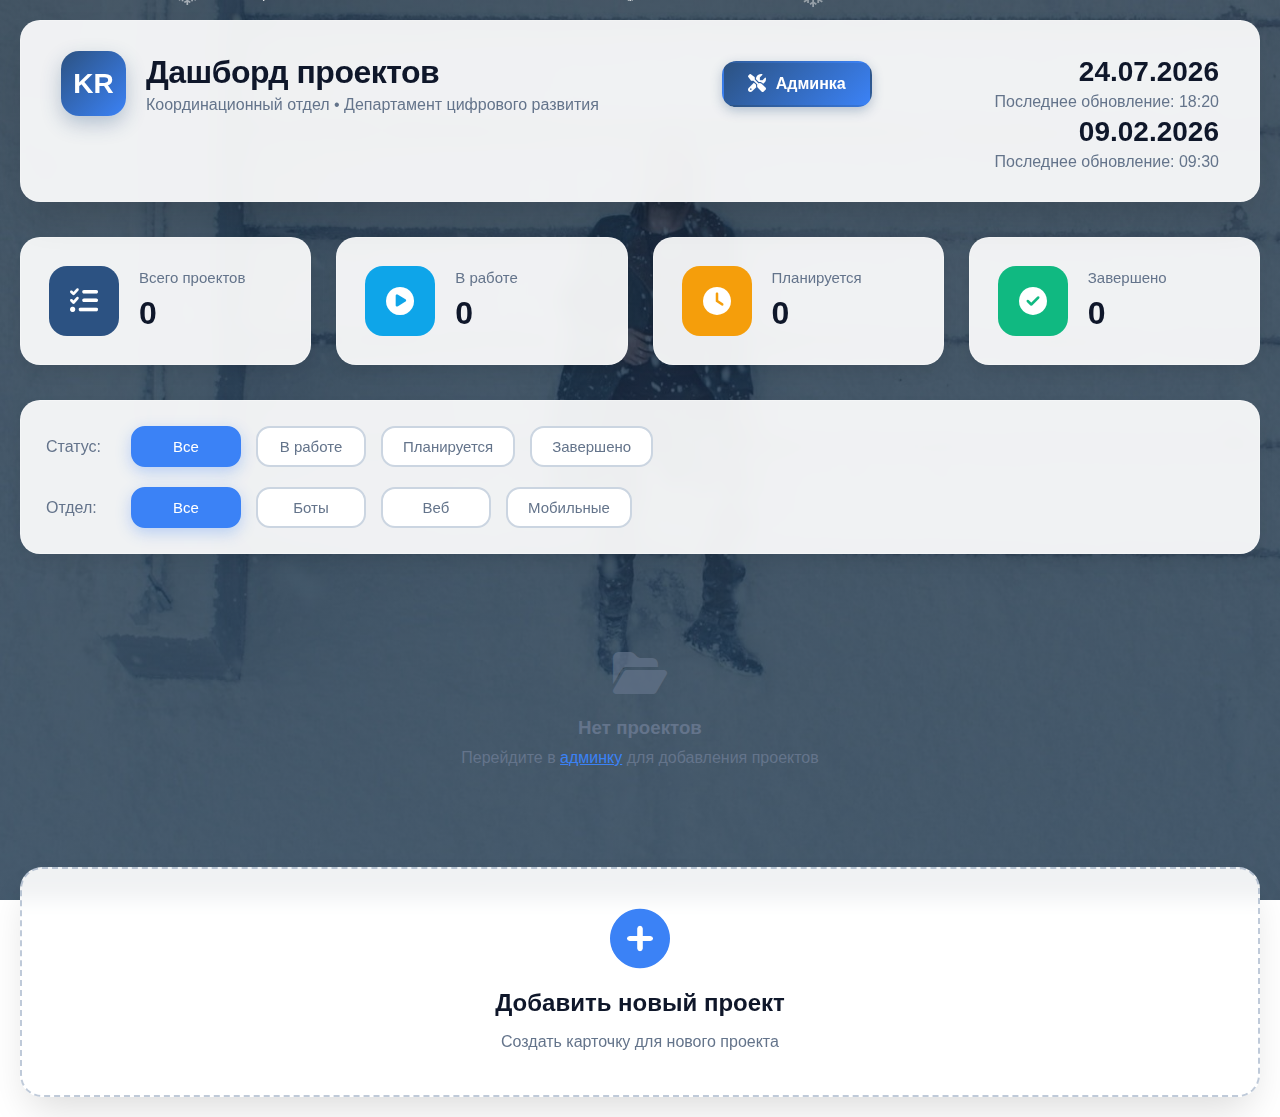
<file: index.html>
<!DOCTYPE html>
<html lang="ru">
<head>
    <meta charset="UTF-8">
    <meta name="viewport" content="width=device-width, initial-scale=1.0">
    <title>Дашборд проектов • Костромская область</title>
    <link rel="stylesheet" href="https://cdnjs.cloudflare.com/ajax/libs/font-awesome/6.4.0/css/all.min.css">
    <link rel="stylesheet" href="style.css">
    <link rel="icon" href="data:image/svg+xml,<svg xmlns=%22http://www.w3.org/2000/svg%22 viewBox=%220 0 100 100%22><text y=%22.9em%22 font-size=%2290%22>❄</text></svg>">
</head>
<body>
    <!-- Анимация снега -->
    <div class="snowflakes" aria-hidden="true">
        <div class="snowflake">❅</div>
        <div class="snowflake">❆</div>
        <div class="snowflake">❄</div>
        <div class="snowflake">❅</div>
        <div class="snowflake">❆</div>
        <div class="snowflake">❄</div>
        <div class="snowflake">❅</div>
        <div class="snowflake">❆</div>
        <div class="snowflake">❄</div>
        <div class="snowflake">❅</div>
        <div class="snowflake">❆</div>
        <div class="snowflake">❄</div>
        <div class="snowflake">❅</div>
        <div class="snowflake">❆</div>
        <div class="snowflake">❄</div>
        <div class="snowflake">❅</div>
        <div class="snowflake">❆</div>
        <div class="snowflake">❄</div>
        <div class="snowflake">❅</div>
        <div class="snowflake">❆</div>
    </div>

    <div class="container">
        <header>
<div class="header-content">
    <div class="logo">
        <div class="logo-icon">KR</div>
        <div class="logo-text">
            <h1>Дашборд проектов</h1>
            <p>Координационный отдел • Департамент цифрового развития</p>
        </div>
    </div>
    
    <!-- Кнопка перехода в админку -->
    <div class="admin-link">
        <a href="admin.html" class="admin-btn">
            <i class="fas fa-tools"></i> Админка
        </a>
    </div>
    
    <div class="date-display">
        <h2 id="current-date">09.02.2026</h2>
        <p id="last-update">Последнее обновление: 09:30</p>
    </div>
</div>
                <div class="date-display">
                    <h2 id="current-date">09.02.2026</h2>
                    <p id="last-update">Последнее обновление: 09:30</p>
                </div>
            </div>
        </header>

        <div class="stats-bar">
            <div class="stat-card">
                <div class="stat-icon" style="background: var(--primary);">
                    <i class="fas fa-tasks"></i>
                </div>
                <div class="stat-info">
                    <h3>Всего проектов</h3>
                    <p>12</p>
                </div>
            </div>
            <div class="stat-card">
                <div class="stat-icon" style="background: var(--secondary);">
                    <i class="fas fa-play-circle"></i>
                </div>
                <div class="stat-info">
                    <h3>В работе</h3>
                    <p>5</p>
                </div>
            </div>
            <div class="stat-card">
                <div class="stat-icon" style="background: var(--warning);">
                    <i class="fas fa-clock"></i>
                </div>
                <div class="stat-info">
                    <h3>Планируется</h3>
                    <p>3</p>
                </div>
            </div>
            <div class="stat-card">
                <div class="stat-icon" style="background: var(--success);">
                    <i class="fas fa-check-circle"></i>
                </div>
                <div class="stat-info">
                    <h3>Завершено</h3>
                    <p>4</p>
                </div>
            </div>
        </div>

        <div class="filters">
            <div class="filters-content">
                <div class="filter-group">
                    <span class="filter-label">Статус:</span>
                    <button class="filter-btn active" data-filter="all">Все</button>
                    <button class="filter-btn" data-filter="active">В работе</button>
                    <button class="filter-btn" data-filter="planning">Планируется</button>
                    <button class="filter-btn" data-filter="completed">Завершено</button>
                </div>
                <div class="filter-group">
                    <span class="filter-label">Отдел:</span>
                    <button class="filter-btn active" data-filter="all-dept">Все</button>
                    <button class="filter-btn" data-filter="bots">Боты</button>
                    <button class="filter-btn" data-filter="web">Веб</button>
                    <button class="filter-btn" data-filter="mobile">Мобильные</button>
                </div>
            </div>
        </div>

        <div class="projects-grid" id="projects-container">
            <!-- Проекты будут загружаться здесь -->
        </div>

        <div class="add-project" id="add-project-btn">
            <i class="fas fa-plus-circle"></i>
            <h3>Добавить новый проект</h3>
            <p>Создать карточку для нового проекта</p>
        </div>
    </div>

    <script src="script.js"></script>
</body>
</html>
</file>
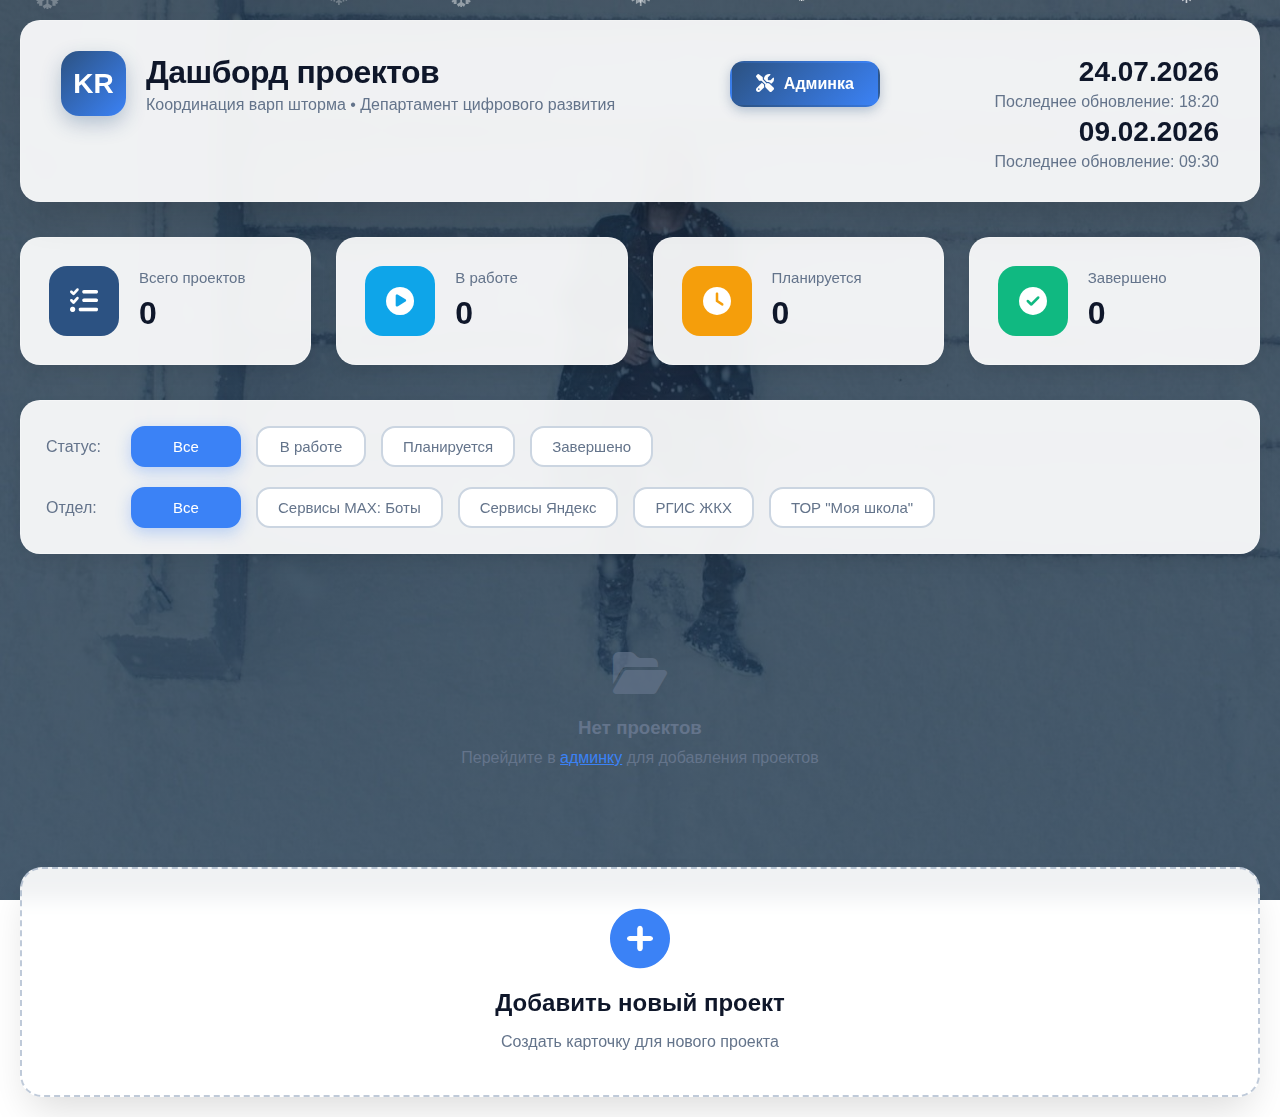
<file: Desktop/проекты/дашборд проектов/dashboard_project/index.html>
<!DOCTYPE html>
<html lang="ru">
<head>
    <meta charset="UTF-8">
    <meta name="viewport" content="width=device-width, initial-scale=1.0">
    <title>Дашборд проектов • Костромская область</title>
    <link rel="stylesheet" href="https://cdnjs.cloudflare.com/ajax/libs/font-awesome/6.4.0/css/all.min.css">
    <link rel="stylesheet" href="style.css">
    <link rel="icon" href="data:image/svg+xml,<svg xmlns=%22http://www.w3.org/2000/svg%22 viewBox=%220 0 100 100%22><text y=%22.9em%22 font-size=%2290%22>❄</text></svg>">
</head>
<body>
    <!-- Анимация снега -->
    <div class="snowflakes" aria-hidden="true">
        <div class="snowflake">❅</div>
        <div class="snowflake">❆</div>
        <div class="snowflake">❄</div>
        <div class="snowflake">❅</div>
        <div class="snowflake">❆</div>
        <div class="snowflake">❄</div>
        <div class="snowflake">❅</div>
        <div class="snowflake">❆</div>
        <div class="snowflake">❄</div>
        <div class="snowflake">❅</div>
        <div class="snowflake">❆</div>
        <div class="snowflake">❄</div>
        <div class="snowflake">❅</div>
        <div class="snowflake">❆</div>
        <div class="snowflake">❄</div>
        <div class="snowflake">❅</div>
        <div class="snowflake">❆</div>
        <div class="snowflake">❄</div>
        <div class="snowflake">❅</div>
        <div class="snowflake">❆</div>
    </div>

    <div class="container">
        <header>
<div class="header-content">
    <div class="logo">
        <div class="logo-icon">KR</div>
        <div class="logo-text">
            <h1>Дашборд проектов</h1>
            <p>Координация варп шторма • Департамент цифрового развития</p>
        </div>
    </div>
    
    <!-- Кнопка перехода в админку -->
    <div class="admin-link">
        <a href="admin.html" class="admin-btn">
            <i class="fas fa-tools"></i> Админка
        </a>
    </div>
    
    <div class="date-display">
        <h2 id="current-date">09.02.2026</h2>
        <p id="last-update">Последнее обновление: 09:30</p>
    </div>
</div>
                <div class="date-display">
                    <h2 id="current-date">09.02.2026</h2>
                    <p id="last-update">Последнее обновление: 09:30</p>
                </div>
            </div>
        </header>

        <div class="stats-bar">
            <div class="stat-card">
                <div class="stat-icon" style="background: var(--primary);">
                    <i class="fas fa-tasks"></i>
                </div>
                <div class="stat-info">
                    <h3>Всего проектов</h3>
                    <p>12</p>
                </div>
            </div>
            <div class="stat-card">
                <div class="stat-icon" style="background: var(--secondary);">
                    <i class="fas fa-play-circle"></i>
                </div>
                <div class="stat-info">
                    <h3>В работе</h3>
                    <p>5</p>
                </div>
            </div>
            <div class="stat-card">
                <div class="stat-icon" style="background: var(--warning);">
                    <i class="fas fa-clock"></i>
                </div>
                <div class="stat-info">
                    <h3>Планируется</h3>
                    <p>3</p>
                </div>
            </div>
            <div class="stat-card">
                <div class="stat-icon" style="background: var(--success);">
                    <i class="fas fa-check-circle"></i>
                </div>
                <div class="stat-info">
                    <h3>Завершено</h3>
                    <p>4</p>
                </div>
            </div>
        </div>

        <div class="filters">
            <div class="filters-content">
                <div class="filter-group">
                    <span class="filter-label">Статус:</span>
                    <button class="filter-btn active" data-filter="all">Все</button>
                    <button class="filter-btn" data-filter="active">В работе</button>
                    <button class="filter-btn" data-filter="planning">Планируется</button>
                    <button class="filter-btn" data-filter="completed">Завершено</button>
                </div>
                <div class="filter-group">
                    <span class="filter-label">Отдел:</span>
                <button class="filter-btn active" data-filter="all-dept">Все</button>
                <button class="filter-btn" data-filter="bots">Сервисы MAX: Боты</button>
                <button class="filter-btn" data-filter="yandex">Сервисы Яндекс</button>
                <button class="filter-btn" data-filter="rgis">РГИС ЖКХ</button>
                <button class="filter-btn" data-filter="tor_school">ТОР "Моя школа"</button>
            </div>
            </div>
        </div>

        <div class="projects-grid" id="projects-container">
            <!-- Проекты будут загружаться здесь -->
        </div>

        <div class="add-project" id="add-project-btn">
            <i class="fas fa-plus-circle"></i>
            <h3>Добавить новый проект</h3>
            <p>Создать карточку для нового проекта</p>
        </div>
    </div>

    <script src="script.js"></script>
</body>
</html>
</file>
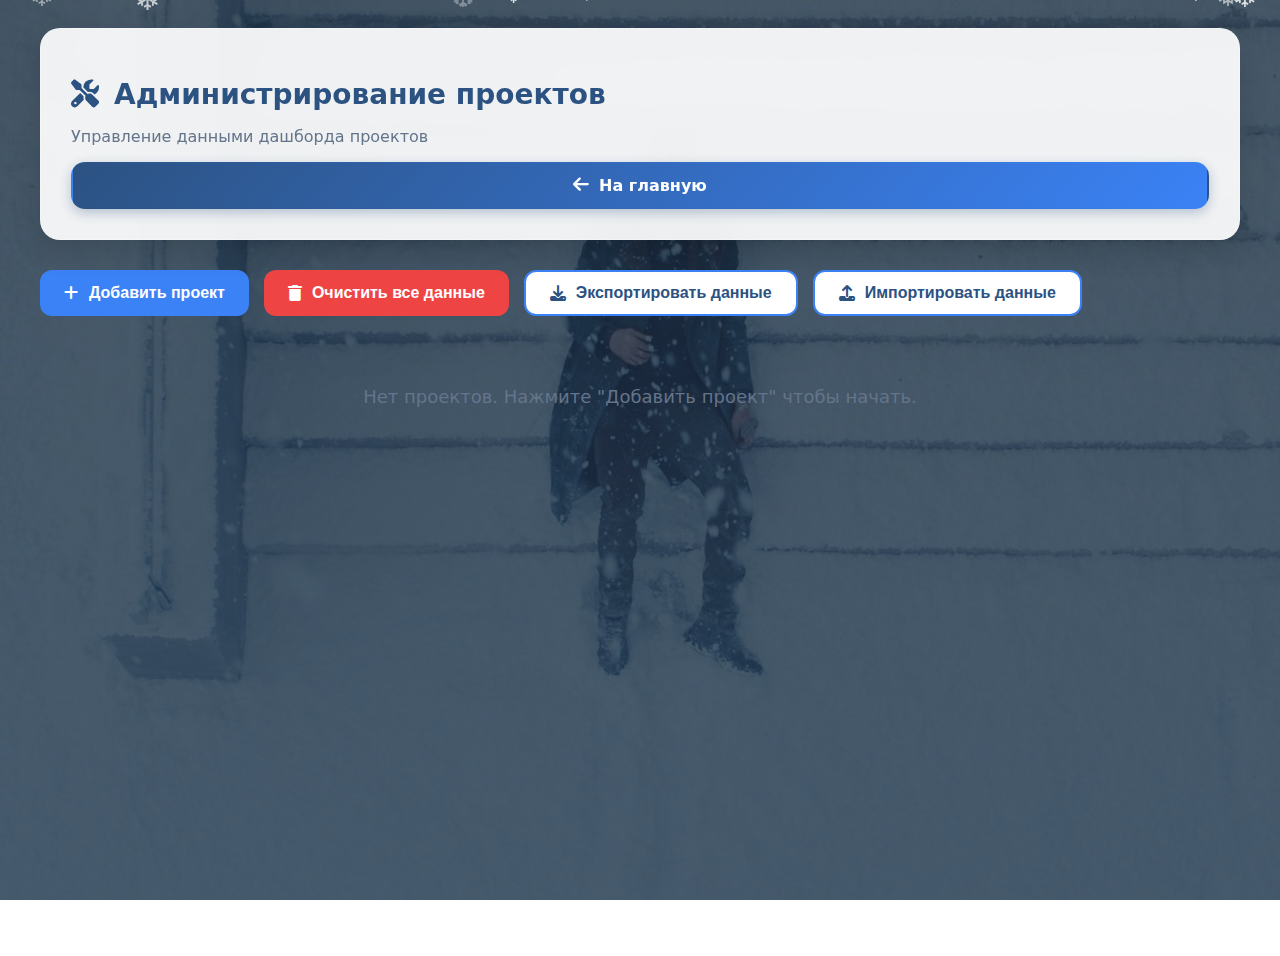
<file: admin.html>
<!DOCTYPE html>
<html lang="ru">
<head>
    <meta charset="UTF-8">
    <meta name="viewport" content="width=device-width, initial-scale=1.0">
    <title>Админка • Управление проектами</title>
    <link rel="stylesheet" href="https://cdnjs.cloudflare.com/ajax/libs/font-awesome/6.4.0/css/all.min.css">
    <link rel="stylesheet" href="admin.css">
</head>
<body>
    <!-- Анимация снега -->
    <div class="snowflakes" aria-hidden="true">
        <div class="snowflake">❅</div>
        <div class="snowflake">❆</div>
        <div class="snowflake">❄</div>
        <div class="snowflake">❅</div>
        <div class="snowflake">❆</div>
        <div class="snowflake">❄</div>
        <div class="snowflake">❅</div>
        <div class="snowflake">❆</div>
        <div class="snowflake">❄</div>
        <div class="snowflake">❅</div>
        <div class="snowflake">❆</div>
        <div class="snowflake">❄</div>
        <div class="snowflake">❅</div>
        <div class="snowflake">❆</div>
        <div class="snowflake">❄</div>
        <div class="snowflake">❅</div>
        <div class="snowflake">❆</div>
        <div class="snowflake">❄</div>
        <div class="snowflake">❅</div>
        <div class="snowflake">❆</div>
    </div>

    <div class="container">
        <header>
            <div class="header-left">
                <h1><i class="fas fa-tools"></i> Администрирование проектов</h1>
                <p>Управление данными дашборда проектов</p>
            </div>
            <a href="index.html" class="back-to-main-btn">
                <i class="fas fa-arrow-left"></i> На главную
            </a>
        </header>

        <div class="actions">
            <button id="add-project-btn" class="btn primary">
                <i class="fas fa-plus"></i> Добавить проект
            </button>
            <button id="clear-all-btn" class="btn danger">
                <i class="fas fa-trash"></i> Очистить все данные
            </button>
            <button id="export-btn" class="btn secondary">
                <i class="fas fa-download"></i> Экспортировать данные
            </button>
            <button id="import-btn" class="btn secondary">
                <i class="fas fa-upload"></i> Импортировать данные
            </button>
            <input type="file" id="file-input" accept=".json" style="display: none;">
        </div>

        <div class="projects-list" id="projects-list">
            <!-- Проекты будут отображаться здесь -->
        </div>

        <!-- Модальное окно редактирования -->
        <div class="modal" id="edit-modal">
            <div class="modal-content">
                <div class="modal-header">
                    <h2 id="modal-title">Добавить новый проект</h2>
                    <span class="close">&times;</span>
                </div>
                <div class="modal-body">
                    <form id="project-form">
                        <input type="hidden" id="project-id">
                        
                        <div class="form-group">
                            <label for="project-title">Название проекта</label>
                            <input type="text" id="project-title">
                        </div>
                        
                        <div class="form-group">
                            <label for="project-description">Описание проекта</label>
                            <textarea id="project-description" rows="3"></textarea>
                        </div>
                        
                        <div class="form-group">
                            <label for="project-section">Раздел проекта</label>
                            <select id="project-section">
                                <option value="bots">Боты</option>
                                <option value="web">Веб</option>
                                <option value="mobile">Мобильные</option>
                                <option value="archive">Архив</option>
                                <option value="education">Образование</option>
                                <option value="infrastructure">Инфраструктура</option>
                                <option value="other">Другое</option>
                            </select>
                        </div>
                        
                        <div class="timeline-section">
                            <h3>Контрольные точки проекта</h3>
                            <div id="timeline-items">
                                <!-- Контрольные точки будут добавляться здесь -->
                            </div>
                            <button type="button" id="add-timeline-item" class="btn outline small">
                                <i class="fas fa-plus"></i> Добавить контрольную точку
                            </button>
                        </div>
                        
                        <div class="modal-footer">
                            <button type="button" id="delete-project-btn" class="btn danger" style="display: none;">
                                Удалить проект
                            </button>
                            <button type="submit" class="btn primary">Сохранить проект</button>
                        </div>
                    </form>
                </div>
            </div>
        </div>

        <!-- Уведомления -->
        <div id="notification-container"></div>
    </div>

    <script src="admin.js"></script>
</body>
</html>
</file>
<file: style.css>
:root {
    --primary: #2c5282;    /* Тёмно-синий */
    --primary-light: #3b82f6; /* Светло-синий */
    --secondary: #0ea5e9;  /* Голубой */
    --warning: #f59e0b;    /* Оранжевый для контраста */
    --success: #10b981;    /* Изумрудный для завершённых */
    --dark: #0f172a;       /* Почти чёрный */
    --light: #f8fafc;      /* Почти белый */
    --gray: #64748b;       /* Серый */
    --border: #cbd5e1;     /* Светло-серый */
    --card-bg: rgba(255, 255, 255, 0.92); /* Более прозрачный белый */
    --shadow: 0 8px 20px -5px rgba(0, 0, 0, 0.1);
    --shadow-lg: 0 20px 40px -10px rgba(0, 0, 0, 0.15);
}

* {
    margin: 0;
    padding: 0;
    box-sizing: border-box;
}

/* Замените старый body на этот */
body {
    font-family: 'Segoe UI', Tahoma, Geneva, Verdana, sans-serif;
    background: linear-gradient(rgba(25, 40, 70, 0.6), rgba(40, 60, 90, 0.7)), url('background.jpg');
    background-size: cover;
    background-position: center;
    background-attachment: fixed;
    min-height: 100vh;
    color: var(--light);
    padding: 20px;
    overflow-x: hidden;
}

/* Анимация снега */
.snowflakes {
    position: fixed;
    top: 0;
    left: 0;
    width: 100%;
    height: 100%;
    pointer-events: none;
    z-index: 1000;
}

.snowflake {
    position: absolute;
    top: -20px;
    color: rgba(255, 255, 255, 0.9);
    font-size: 20px;
    user-select: none;
    animation: snowfall linear infinite;
    opacity: 0.8;
}

@keyframes snowfall {
    0% {
        transform: translateX(0) translateY(0) rotate(0deg);
        opacity: 0;
    }
    10% {
        opacity: 0.8;
    }
    90% {
        opacity: 0.8;
    }
    100% {
        transform: translateX(var(--x-offset)) translateY(100vh) rotate(720deg);
        opacity: 0;
    }
}

/* Контейнер */
.container {
    max-width: 1400px;
    margin: 0 auto;
    position: relative;
    z-index: 10;
}

/* Хедер */
header {
    background: var(--card-bg);
    backdrop-filter: blur(10px);
    -webkit-backdrop-filter: blur(10px);
    border-radius: 20px;
    padding: 30px 40px;
    margin-bottom: 35px;
    box-shadow: var(--shadow-lg);
    border: 1px solid rgba(255, 255, 255, 0.2);
    color: var(--dark);
}

.header-content {
    display: flex;
    justify-content: space-between;
    align-items: center;
    flex-wrap: wrap;
    gap: 20px;
}

.logo {
    display: flex;
    align-items: center;
    gap: 20px;
}

.logo-icon {
    background: linear-gradient(135deg, var(--primary), var(--primary-light));
    color: white;
    width: 65px;
    height: 65px;
    border-radius: 18px;
    display: flex;
    align-items: center;
    justify-content: center;
    font-size: 28px;
    font-weight: bold;
    box-shadow: 0 8px 20px rgba(44, 82, 130, 0.3);
}

.logo-text h1 {
    font-size: 32px;
    color: var(--dark);
    margin-bottom: 5px;
    font-weight: 700;
    letter-spacing: -0.5px;
}

.logo-text p {
    color: var(--gray);
    font-size: 16px;
    font-weight: 500;
}

.date-display h2 {
    font-size: 28px;
    color: var(--dark);
    font-weight: 700;
    text-align: right;
}

.date-display p {
    text-align: right;
    color: var(--gray);
    font-size: 16px;
    margin-top: 5px;
}

/* Статистика */
.stats-bar {
    display: grid;
    grid-template-columns: repeat(auto-fit, minmax(220px, 1fr));
    gap: 25px;
    margin-bottom: 35px;
}

.stat-card {
    background: var(--card-bg);
    backdrop-filter: blur(8px);
    -webkit-backdrop-filter: blur(8px);
    padding: 28px;
    border-radius: 20px;
    box-shadow: var(--shadow);
    display: flex;
    align-items: center;
    gap: 20px;
    transition: all 0.3s ease;
    border: 1px solid rgba(255, 255, 255, 0.3);
}

.stat-card:hover {
    transform: translateY(-3px);
    box-shadow: 0 15px 35px -5px rgba(0, 0, 0, 0.2);
}

.stat-icon {
    width: 70px;
    height: 70px;
    border-radius: 18px;
    display: flex;
    align-items: center;
    justify-content: center;
    font-size: 28px;
    color: white;
    flex-shrink: 0;
}

.stat-info h3 {
    font-size: 15px;
    color: var(--gray);
    margin-bottom: 8px;
    font-weight: 500;
}

.stat-info p {
    font-size: 32px;
    font-weight: 800;
    color: var(--dark);
    line-height: 1.2;
}

/* Фильтры */
.filters {
    background: var(--card-bg);
    backdrop-filter: blur(8px);
    -webkit-backdrop-filter: blur(8px);
    padding: 25px;
    border-radius: 20px;
    margin-bottom: 35px;
    box-shadow: var(--shadow);
    border: 1px solid rgba(255, 255, 255, 0.3);
    color: var(--dark);
}

.filters-content {
    display: flex;
    gap: 20px;
    flex-wrap: wrap;
    align-items: center;
}

.filter-group {
    display: flex;
    align-items: center;
    gap: 15px;
    flex-wrap: wrap;
}

.filter-label {
    font-size: 16px;
    color: var(--gray);
    font-weight: 500;
    min-width: 70px;
}

.filter-btn {
    padding: 10px 20px;
    border: 2px solid var(--border);
    background: white;
    border-radius: 14px;
    cursor: pointer;
    transition: all 0.3s ease;
    font-size: 15px;
    font-weight: 500;
    color: var(--gray);
    min-width: 110px;
}

.filter-btn:hover {
    background: rgba(255, 255, 255, 0.9);
    transform: translateY(-2px);
}

.filter-btn.active {
    background: var(--primary-light);
    color: white;
    border-color: var(--primary-light);
    box-shadow: 0 5px 15px rgba(59, 130, 246, 0.3);
}

/* Карточки проектов */
.projects-grid {
    display: grid;
    grid-template-columns: repeat(auto-fit, minmax(420px, 1fr));
    gap: 30px;
    margin-bottom: 40px;
}

.project-card {
    background: var(--card-bg);
    backdrop-filter: blur(10px);
    -webkit-backdrop-filter: blur(10px);
    border-radius: 22px;
    padding: 32px;
    box-shadow: var(--shadow-lg);
    transition: all 0.4s cubic-bezier(0.175, 0.885, 0.32, 1.275);
    border: 1px solid rgba(255, 255, 255, 0.35);
    color: var(--dark);
    position: relative;
    overflow: hidden;
}

.project-card::before {
    content: '';
    position: absolute;
    top: 0;
    left: 0;
    width: 5px;
    height: 100%;
    background: var(--primary-light);
}

.project-card:hover {
    transform: translateY(-8px);
    box-shadow: 0 30px 60px -15px rgba(0, 0, 0, 0.3);
}

.project-card.status-planning::before {
    background: var(--warning);
}

.project-card.status-completed::before {
    background: var(--success);
}

.project-card.status-paused::before {
    background: var(--gray);
}

.project-header {
    display: flex;
    justify-content: space-between;
    align-items: flex-start;
    margin-bottom: 25px;
    padding-bottom: 20px;
    border-bottom: 2px solid rgba(203, 213, 225, 0.4);
}

.project-title h2 {
    font-size: 24px;
    color: var(--dark);
    margin-bottom: 10px;
    font-weight: 700;
    line-height: 1.3;
}

.project-title p {
    color: var(--gray);
    font-size: 16px;
    line-height: 1.5;
    max-width: 85%;
}

.status-badge {
    padding: 10px 20px;
    border-radius: 50px;
    font-size: 14px;
    font-weight: 600;
    text-transform: uppercase;
    color: white;
    letter-spacing: 0.5px;
    box-shadow: 0 4px 10px rgba(0, 0, 0, 0.15);
}

.status-active {
    background: linear-gradient(135deg, var(--secondary), #0284c7);
}

.status-planning {
    background: linear-gradient(135deg, var(--warning), #d97706);
}

.status-completed {
    background: linear-gradient(135deg, var(--success), #059669);
}

.status-paused {
    background: linear-gradient(135deg, var(--gray), #475569);
}

/* Таймлайн */
.timeline {
    position: relative;
    padding-left: 40px;
    margin: 15px 0;
}

.timeline::before {
    content: '';
    position: absolute;
    left: 12px;
    top: 20px;
    bottom: 20px;
    width: 3px;
    background: linear-gradient(to bottom, var(--primary-light), var(--secondary));
    border-radius: 3px;
}

.timeline-item {
    position: relative;
    margin-bottom: 32px;
    padding-left: 30px;
}

.timeline-item::before {
    content: '';
    position: absolute;
    left: -32px;
    top: 8px;
    width: 20px;
    height: 20px;
    border-radius: 50%;
    background: white;
    border: 4px solid var(--primary-light);
    box-shadow: 0 4px 10px rgba(0, 0, 0, 0.2);
    z-index: 2;
}

.timeline-date {
    display: inline-block;
    background: var(--primary-light);
    color: white;
    padding: 6px 16px;
    border-radius: 12px;
    font-size: 14px;
    font-weight: 600;
    margin-bottom: 12px;
    box-shadow: 0 3px 8px rgba(59, 130, 246, 0.3);
}

.timeline-content {
    background: rgba(241, 245, 249, 0.6);
    padding: 20px;
    border-radius: 16px;
    border-left: 4px solid var(--primary-light);
    transition: all 0.3s ease;
}

.timeline-content:hover {
    background: rgba(241, 245, 249, 0.8);
    transform: translateX(5px);
}

.timeline-content h4 {
    font-size: 18px;
    color: var(--dark);
    margin-bottom: 10px;
    font-weight: 600;
}

.timeline-content p {
    color: var(--gray);
    font-size: 15px;
    line-height: 1.6;
}

/* Следующий шаг */
.next-step {
    background: linear-gradient(135deg, var(--primary), var(--primary-light));
    color: white;
    padding: 20px;
    border-radius: 18px;
    margin-top: 20px;
    position: relative;
    overflow: hidden;
}

.next-step::before {
    content: '';
    position: absolute;
    top: -50%;
    left: -50%;
    width: 200%;
    height: 200%;
    background: radial-gradient(circle, rgba(255,255,255,0.1) 0%, rgba(255,255,255,0) 70%);
    z-index: 0;
}

.next-step h4 {
    display: flex;
    align-items: center;
    gap: 12px;
    font-size: 18px;
    margin-bottom: 10px;
    font-weight: 600;
    position: relative;
    z-index: 1;
}

.next-step p {
    font-size: 16px;
    opacity: 0.95;
    position: relative;
    z-index: 1;
    line-height: 1.5;
}

/* Кнопка добавления проекта */
.add-project {
    background: var(--card-bg);
    backdrop-filter: blur(10px);
    -webkit-backdrop-filter: blur(10px);
    padding: 40px;
    border-radius: 22px;
    text-align: center;
    cursor: pointer;
    transition: all 0.4s ease;
    box-shadow: var(--shadow-lg);
    border: 2px dashed rgba(44, 82, 130, 0.3);
    color: var(--dark);
}

.add-project:hover {
    transform: scale(1.03);
    box-shadow: 0 25px 55px -10px rgba(0, 0, 0, 0.35);
    border-color: var(--primary-light);
}

.add-project i {
    font-size: 60px;
    color: var(--primary-light);
    margin-bottom: 20px;
    display: block;
    transition: all 0.5s ease;
}

.add-project:hover i {
    transform: rotate(90deg) scale(1.1);
}

.add-project h3 {
    font-size: 24px;
    color: var(--dark);
    margin-bottom: 12px;
    font-weight: 700;
}

.add-project p {
    color: var(--gray);
    font-size: 16px;
    max-width: 600px;
    margin: 0 auto;
    line-height: 1.6;
}

/* Уведомления */
.notification {
    position: fixed;
    top: 30px;
    right: 30px;
    background: white;
    color: var(--dark);
    padding: 20px 30px;
    border-radius: 18px;
    box-shadow: 0 15px 40px -5px rgba(0, 0, 0, 0.25);
    z-index: 2000;
    display: flex;
    align-items: center;
    gap: 15px;
    font-size: 16px;
    font-weight: 500;
    border-left: 5px solid var(--primary-light);
    animation: slideIn 0.4s ease, fadeOut 0.6s ease 2.5s forwards;
    max-width: 400px;
}

.notification.success {
    border-left-color: var(--success);
}

.notification.warning {
    border-left-color: var(--warning);
}

@keyframes slideIn {
    from {
        transform: translateX(400px) scale(0.9);
        opacity: 0;
    }
    to {
        transform: translateX(0) scale(1);
        opacity: 1;
    }
}

@keyframes fadeOut {
    from {
        opacity: 1;
        transform: translateX(0) scale(1);
    }
    to {
        opacity: 0;
        transform: translateX(50px) scale(0.95);
    }
}

/* Адаптивность */
@media (max-width: 900px) {
    .projects-grid {
        grid-template-columns: 1fr;
    }
    
    .header-content {
        flex-direction: column;
        text-align: center;
    }
    
    .date-display h2, .date-display p {
        text-align: center;
    }
    
    .logo-text h1 {
        font-size: 28px;
    }
    
    .filters-content {
        flex-direction: column;
        align-items: flex-start;
        gap: 15px;
    }
    
    .filter-group {
        width: 100%;
        flex-wrap: wrap;
    }
}

@media (max-width: 600px) {
    header {
        padding: 25px;
    }
    
    .logo-icon {
        width: 55px;
        height: 55px;
        font-size: 24px;
    }
    
    .logo-text h1 {
        font-size: 24px;
    }
    
    .project-card {
        padding: 25px;
    }
    
    .project-title p {
        max-width: 100%;
    }
    
    .timeline {
        padding-left: 35px;
    }
    
    .add-project {
        padding: 30px 20px;
    }
    
    .add-project i {
        font-size: 45px;
    }
    
    .add-project h3 {
        font-size: 22px;
    }
}

/* Кнопка админки в хедере */
.admin-link {
    display: flex;
    align-items: center;
}

.admin-btn {
    background: linear-gradient(135deg, var(--primary), var(--primary-light));
    color: white;
    padding: 12px 24px;
    border-radius: 14px;
    text-decoration: none;
    font-weight: 600;
    font-size: 16px;
    display: flex;
    align-items: center;
    gap: 10px;
    transition: all 0.3s ease;
    box-shadow: 0 4px 12px rgba(44, 82, 130, 0.3);
    border: 2px solid transparent;
}

.admin-btn:hover {
    transform: translateY(-2px);
    box-shadow: 0 8px 20px rgba(44, 82, 130, 0.4);
    background: linear-gradient(135deg, var(--primary-light), #2563eb);
    border-color: rgba(255, 255, 255, 0.3);
}

.admin-btn i {
    font-size: 18px;
}

/* Адаптивность для кнопки админки */
@media (max-width: 768px) {
    .header-content {
        grid-template-columns: 1fr auto;
        grid-template-rows: auto auto;
        gap: 15px;
    }
    
    .logo {
        grid-column: 1 / -1;
        justify-content: center;
        text-align: center;
    }
    
    .admin-link {
        justify-self: start;
        grid-row: 2;
    }
    
    .date-display {
        justify-self: end;
        text-align: right;
        grid-row: 2;
    }
    
    .admin-btn {
        padding: 10px 18px;
        font-size: 14px;
    }
    
    .admin-btn i {
        font-size: 16px;
    }
}

/* Кнопки выполнено/не выполнено для этапов */
.timeline-actions {
    display: flex;
    gap: 10px;
    margin-top: 15px;
    flex-wrap: wrap;
}

.timeline-btn {
    padding: 8px 16px;
    border: 2px solid var(--border);
    background: white;
    border-radius: 12px;
    cursor: pointer;
    transition: all 0.3s ease;
    font-size: 14px;
    font-weight: 500;
    display: flex;
    align-items: center;
    gap: 8px;
    min-width: 120px;
    justify-content: center;
}

.timeline-btn:hover {
    transform: translateY(-2px);
    box-shadow: 0 4px 12px rgba(0, 0, 0, 0.15);
}

.timeline-btn.completed {
    color: var(--success);
    border-color: var(--success);
}

.timeline-btn.not-completed {
    color: var(--danger);
    border-color: var(--danger);
}

.timeline-btn.completed:hover {
    background: rgba(16, 185, 129, 0.1);
}

.timeline-btn.not-completed:hover {
    background: rgba(239, 68, 68, 0.1);
}

.timeline-btn.active.completed {
    background: var(--success);
    color: white;
    border-color: var(--success);
    box-shadow: 0 4px 12px rgba(16, 185, 129, 0.3);
}

.timeline-btn.active.not-completed {
    background: var(--danger);
    color: white;
    border-color: var(--danger);
    box-shadow: 0 4px 12px rgba(239, 68, 68, 0.3);
}

/* Сообщение когда этапы не заданы */
.timeline-item p {
    color: var(--gray);
    font-style: italic;
}
/* Стили для контрольных точек */
.timeline-date {
    display: inline-block;
    background: var(--primary-light);
    color: white;
    padding: 6px 16px;
    border-radius: 12px;
    font-size: 14px;
    font-weight: 600;
    margin-bottom: 12px;
    box-shadow: 0 3px 8px rgba(59, 130, 246, 0.3);
}

/* Кнопки выполнено/не выполнено для контрольных точек */
.timeline-actions {
    display: flex;
    gap: 10px;
    margin-top: 15px;
    flex-wrap: wrap;
}

.timeline-btn {
    padding: 8px 16px;
    border: 2px solid var(--border);
    background: white;
    border-radius: 12px;
    cursor: pointer;
    transition: all 0.3s ease;
    font-size: 14px;
    font-weight: 500;
    display: flex;
    align-items: center;
    gap: 8px;
    min-width: 120px;
    justify-content: center;
}

.timeline-btn:hover {
    transform: translateY(-2px);
    box-shadow: 0 4px 12px rgba(0, 0, 0, 0.15);
}

.timeline-btn.completed {
    color: var(--success);
    border-color: var(--success);
}

.timeline-btn.not-completed {
    color: var(--danger);
    border-color: var(--danger);
}

.timeline-btn.completed:hover {
    background: rgba(16, 185, 129, 0.1);
}

.timeline-btn.not-completed:hover {
    background: rgba(239, 68, 68, 0.1);
}

.timeline-btn.active.completed {
    background: var(--success);
    color: white;
    border-color: var(--success);
    box-shadow: 0 4px 12px rgba(16, 185, 129, 0.3);
}

.timeline-btn.active.not-completed {
    background: var(--danger);
    color: white;
    border-color: var(--danger);
    box-shadow: 0 4px 12px rgba(239, 68, 68, 0.3);
}

/* Сообщение когда контрольные точки не заданы */
.timeline-item p {
    color: var(--gray);
    font-style: italic;
}
/* Окрашивание мероприятий */
.timeline-item.completed {
    background: rgba(16, 185, 129, 0.1) !important;
    border-left: 4px solid var(--success) !important;
}

.timeline-item.not-completed {
    background: rgba(239, 68, 68, 0.1) !important;
    border-left: 4px solid var(--danger) !important;
}

.timeline-item.completed .timeline-date {
    background: var(--success) !important;
}

.timeline-item.not-completed .timeline-date {
    background: var(--danger) !important;
}

/* Кнопка экспорта */
.btn.secondary.small {
    background: white;
    color: var(--primary);
    border: 2px solid var(--primary-light);
    padding: 8px 16px;
    font-size: 14px;
    min-width: auto;
    display: flex;
    align-items: center;
    gap: 8px;
}

.btn.secondary.small:hover {
    background: var(--primary-light);
    color: white;
}
</file>
<file: Desktop/проекты/дашборд проектов/dashboard_project/style.css>
:root {
    --primary: #2c5282;    /* Тёмно-синий */
    --primary-light: #3b82f6; /* Светло-синий */
    --secondary: #0ea5e9;  /* Голубой */
    --warning: #f59e0b;    /* Оранжевый для контраста */
    --success: #10b981;    /* Изумрудный для завершённых */
    --dark: #0f172a;       /* Почти чёрный */
    --light: #f8fafc;      /* Почти белый */
    --gray: #64748b;       /* Серый */
    --border: #cbd5e1;     /* Светло-серый */
    --card-bg: rgba(255, 255, 255, 0.92); /* Более прозрачный белый */
    --shadow: 0 8px 20px -5px rgba(0, 0, 0, 0.1);
    --shadow-lg: 0 20px 40px -10px rgba(0, 0, 0, 0.15);
}

* {
    margin: 0;
    padding: 0;
    box-sizing: border-box;
}

/* Замените старый body на этот */
body {
    font-family: 'Segoe UI', Tahoma, Geneva, Verdana, sans-serif;
    background: linear-gradient(rgba(25, 40, 70, 0.6), rgba(40, 60, 90, 0.7)), url('background.jpg');
    background-size: cover;
    background-position: center;
    background-attachment: fixed;
    min-height: 100vh;
    color: var(--light);
    padding: 20px;
    overflow-x: hidden;
}

/* Анимация снега */
.snowflakes {
    position: fixed;
    top: 0;
    left: 0;
    width: 100%;
    height: 100%;
    pointer-events: none;
    z-index: 1000;
}

.snowflake {
    position: absolute;
    top: -20px;
    color: rgba(255, 255, 255, 0.9);
    font-size: 20px;
    user-select: none;
    animation: snowfall linear infinite;
    opacity: 0.8;
}

@keyframes snowfall {
    0% {
        transform: translateX(0) translateY(0) rotate(0deg);
        opacity: 0;
    }
    10% {
        opacity: 0.8;
    }
    90% {
        opacity: 0.8;
    }
    100% {
        transform: translateX(var(--x-offset)) translateY(100vh) rotate(720deg);
        opacity: 0;
    }
}

/* Контейнер */
.container {
    max-width: 1400px;
    margin: 0 auto;
    position: relative;
    z-index: 10;
}

/* Хедер */
header {
    background: var(--card-bg);
    backdrop-filter: blur(10px);
    -webkit-backdrop-filter: blur(10px);
    border-radius: 20px;
    padding: 30px 40px;
    margin-bottom: 35px;
    box-shadow: var(--shadow-lg);
    border: 1px solid rgba(255, 255, 255, 0.2);
    color: var(--dark);
}

.header-content {
    display: flex;
    justify-content: space-between;
    align-items: center;
    flex-wrap: wrap;
    gap: 20px;
}

.logo {
    display: flex;
    align-items: center;
    gap: 20px;
}

.logo-icon {
    background: linear-gradient(135deg, var(--primary), var(--primary-light));
    color: white;
    width: 65px;
    height: 65px;
    border-radius: 18px;
    display: flex;
    align-items: center;
    justify-content: center;
    font-size: 28px;
    font-weight: bold;
    box-shadow: 0 8px 20px rgba(44, 82, 130, 0.3);
}

.logo-text h1 {
    font-size: 32px;
    color: var(--dark);
    margin-bottom: 5px;
    font-weight: 700;
    letter-spacing: -0.5px;
}

.logo-text p {
    color: var(--gray);
    font-size: 16px;
    font-weight: 500;
}

.date-display h2 {
    font-size: 28px;
    color: var(--dark);
    font-weight: 700;
    text-align: right;
}

.date-display p {
    text-align: right;
    color: var(--gray);
    font-size: 16px;
    margin-top: 5px;
}

/* Статистика */
.stats-bar {
    display: grid;
    grid-template-columns: repeat(auto-fit, minmax(220px, 1fr));
    gap: 25px;
    margin-bottom: 35px;
}

.stat-card {
    background: var(--card-bg);
    backdrop-filter: blur(8px);
    -webkit-backdrop-filter: blur(8px);
    padding: 28px;
    border-radius: 20px;
    box-shadow: var(--shadow);
    display: flex;
    align-items: center;
    gap: 20px;
    transition: all 0.3s ease;
    border: 1px solid rgba(255, 255, 255, 0.3);
}

.stat-card:hover {
    transform: translateY(-3px);
    box-shadow: 0 15px 35px -5px rgba(0, 0, 0, 0.2);
}

.stat-icon {
    width: 70px;
    height: 70px;
    border-radius: 18px;
    display: flex;
    align-items: center;
    justify-content: center;
    font-size: 28px;
    color: white;
    flex-shrink: 0;
}

.stat-info h3 {
    font-size: 15px;
    color: var(--gray);
    margin-bottom: 8px;
    font-weight: 500;
}

.stat-info p {
    font-size: 32px;
    font-weight: 800;
    color: var(--dark);
    line-height: 1.2;
}

/* Фильтры */
.filters {
    background: var(--card-bg);
    backdrop-filter: blur(8px);
    -webkit-backdrop-filter: blur(8px);
    padding: 25px;
    border-radius: 20px;
    margin-bottom: 35px;
    box-shadow: var(--shadow);
    border: 1px solid rgba(255, 255, 255, 0.3);
    color: var(--dark);
}

.filters-content {
    display: flex;
    gap: 20px;
    flex-wrap: wrap;
    align-items: center;
}

.filter-group {
    display: flex;
    align-items: center;
    gap: 15px;
    flex-wrap: wrap;
}

.filter-label {
    font-size: 16px;
    color: var(--gray);
    font-weight: 500;
    min-width: 70px;
}

.filter-btn {
    padding: 10px 20px;
    border: 2px solid var(--border);
    background: white;
    border-radius: 14px;
    cursor: pointer;
    transition: all 0.3s ease;
    font-size: 15px;
    font-weight: 500;
    color: var(--gray);
    min-width: 110px;
}

.filter-btn:hover {
    background: rgba(255, 255, 255, 0.9);
    transform: translateY(-2px);
}

.filter-btn.active {
    background: var(--primary-light);
    color: white;
    border-color: var(--primary-light);
    box-shadow: 0 5px 15px rgba(59, 130, 246, 0.3);
}

/* Карточки проектов */
.projects-grid {
    display: grid;
    grid-template-columns: repeat(auto-fit, minmax(420px, 1fr));
    gap: 30px;
    margin-bottom: 40px;
}

.project-card {
    background: var(--card-bg);
    backdrop-filter: blur(10px);
    -webkit-backdrop-filter: blur(10px);
    border-radius: 22px;
    padding: 32px;
    box-shadow: var(--shadow-lg);
    transition: all 0.4s cubic-bezier(0.175, 0.885, 0.32, 1.275);
    border: 1px solid rgba(255, 255, 255, 0.35);
    color: var(--dark);
    position: relative;
    overflow: hidden;
}

.project-card::before {
    content: '';
    position: absolute;
    top: 0;
    left: 0;
    width: 5px;
    height: 100%;
    background: var(--primary-light);
}

.project-card:hover {
    transform: translateY(-8px);
    box-shadow: 0 30px 60px -15px rgba(0, 0, 0, 0.3);
}

.project-card.status-planning::before {
    background: var(--warning);
}

.project-card.status-completed::before {
    background: var(--success);
}

.project-card.status-paused::before {
    background: var(--gray);
}

.project-header {
    display: flex;
    justify-content: space-between;
    align-items: flex-start;
    margin-bottom: 25px;
    padding-bottom: 20px;
    border-bottom: 2px solid rgba(203, 213, 225, 0.4);
}

.project-title h2 {
    font-size: 24px;
    color: var(--dark);
    margin-bottom: 10px;
    font-weight: 700;
    line-height: 1.3;
}

.project-title p {
    color: var(--gray);
    font-size: 16px;
    line-height: 1.5;
    max-width: 85%;
}

.status-badge {
    padding: 10px 20px;
    border-radius: 50px;
    font-size: 14px;
    font-weight: 600;
    text-transform: uppercase;
    color: white;
    letter-spacing: 0.5px;
    box-shadow: 0 4px 10px rgba(0, 0, 0, 0.15);
}

.status-active {
    background: linear-gradient(135deg, var(--secondary), #0284c7);
}

.status-planning {
    background: linear-gradient(135deg, var(--warning), #d97706);
}

.status-completed {
    background: linear-gradient(135deg, var(--success), #059669);
}

.status-paused {
    background: linear-gradient(135deg, var(--gray), #475569);
}

/* Таймлайн */
.timeline {
    position: relative;
    padding-left: 40px;
    margin: 15px 0;
}

.timeline::before {
    content: '';
    position: absolute;
    left: 12px;
    top: 20px;
    bottom: 20px;
    width: 3px;
    background: linear-gradient(to bottom, var(--primary-light), var(--secondary));
    border-radius: 3px;
}

.timeline-item {
    position: relative;
    margin-bottom: 32px;
    padding-left: 30px;
}

.timeline-item::before {
    content: '';
    position: absolute;
    left: -32px;
    top: 8px;
    width: 20px;
    height: 20px;
    border-radius: 50%;
    background: white;
    border: 4px solid var(--primary-light);
    box-shadow: 0 4px 10px rgba(0, 0, 0, 0.2);
    z-index: 2;
}

.timeline-date {
    display: inline-block;
    background: var(--primary-light);
    color: white;
    padding: 6px 16px;
    border-radius: 12px;
    font-size: 14px;
    font-weight: 600;
    margin-bottom: 12px;
    box-shadow: 0 3px 8px rgba(59, 130, 246, 0.3);
}

.timeline-content {
    background: rgba(241, 245, 249, 0.6);
    padding: 20px;
    border-radius: 16px;
    border-left: 4px solid var(--primary-light);
    transition: all 0.3s ease;
}

.timeline-content:hover {
    background: rgba(241, 245, 249, 0.8);
    transform: translateX(5px);
}

.timeline-content h4 {
    font-size: 18px;
    color: var(--dark);
    margin-bottom: 10px;
    font-weight: 600;
}

.timeline-content p {
    color: var(--gray);
    font-size: 15px;
    line-height: 1.6;
}

/* Следующий шаг */
.next-step {
    background: linear-gradient(135deg, var(--primary), var(--primary-light));
    color: white;
    padding: 20px;
    border-radius: 18px;
    margin-top: 20px;
    position: relative;
    overflow: hidden;
}

.next-step::before {
    content: '';
    position: absolute;
    top: -50%;
    left: -50%;
    width: 200%;
    height: 200%;
    background: radial-gradient(circle, rgba(255,255,255,0.1) 0%, rgba(255,255,255,0) 70%);
    z-index: 0;
}

.next-step h4 {
    display: flex;
    align-items: center;
    gap: 12px;
    font-size: 18px;
    margin-bottom: 10px;
    font-weight: 600;
    position: relative;
    z-index: 1;
}

.next-step p {
    font-size: 16px;
    opacity: 0.95;
    position: relative;
    z-index: 1;
    line-height: 1.5;
}

/* Кнопка добавления проекта */
.add-project {
    background: var(--card-bg);
    backdrop-filter: blur(10px);
    -webkit-backdrop-filter: blur(10px);
    padding: 40px;
    border-radius: 22px;
    text-align: center;
    cursor: pointer;
    transition: all 0.4s ease;
    box-shadow: var(--shadow-lg);
    border: 2px dashed rgba(44, 82, 130, 0.3);
    color: var(--dark);
}

.add-project:hover {
    transform: scale(1.03);
    box-shadow: 0 25px 55px -10px rgba(0, 0, 0, 0.35);
    border-color: var(--primary-light);
}

.add-project i {
    font-size: 60px;
    color: var(--primary-light);
    margin-bottom: 20px;
    display: block;
    transition: all 0.5s ease;
}

.add-project:hover i {
    transform: rotate(90deg) scale(1.1);
}

.add-project h3 {
    font-size: 24px;
    color: var(--dark);
    margin-bottom: 12px;
    font-weight: 700;
}

.add-project p {
    color: var(--gray);
    font-size: 16px;
    max-width: 600px;
    margin: 0 auto;
    line-height: 1.6;
}

/* Уведомления */
.notification {
    position: fixed;
    top: 30px;
    right: 30px;
    background: white;
    color: var(--dark);
    padding: 20px 30px;
    border-radius: 18px;
    box-shadow: 0 15px 40px -5px rgba(0, 0, 0, 0.25);
    z-index: 2000;
    display: flex;
    align-items: center;
    gap: 15px;
    font-size: 16px;
    font-weight: 500;
    border-left: 5px solid var(--primary-light);
    animation: slideIn 0.4s ease, fadeOut 0.6s ease 2.5s forwards;
    max-width: 400px;
}

.notification.success {
    border-left-color: var(--success);
}

.notification.warning {
    border-left-color: var(--warning);
}

@keyframes slideIn {
    from {
        transform: translateX(400px) scale(0.9);
        opacity: 0;
    }
    to {
        transform: translateX(0) scale(1);
        opacity: 1;
    }
}

@keyframes fadeOut {
    from {
        opacity: 1;
        transform: translateX(0) scale(1);
    }
    to {
        opacity: 0;
        transform: translateX(50px) scale(0.95);
    }
}

/* Адаптивность */
@media (max-width: 900px) {
    .projects-grid {
        grid-template-columns: 1fr;
    }
    
    .header-content {
        flex-direction: column;
        text-align: center;
    }
    
    .date-display h2, .date-display p {
        text-align: center;
    }
    
    .logo-text h1 {
        font-size: 28px;
    }
    
    .filters-content {
        flex-direction: column;
        align-items: flex-start;
        gap: 15px;
    }
    
    .filter-group {
        width: 100%;
        flex-wrap: wrap;
    }
}

@media (max-width: 600px) {
    header {
        padding: 25px;
    }
    
    .logo-icon {
        width: 55px;
        height: 55px;
        font-size: 24px;
    }
    
    .logo-text h1 {
        font-size: 24px;
    }
    
    .project-card {
        padding: 25px;
    }
    
    .project-title p {
        max-width: 100%;
    }
    
    .timeline {
        padding-left: 35px;
    }
    
    .add-project {
        padding: 30px 20px;
    }
    
    .add-project i {
        font-size: 45px;
    }
    
    .add-project h3 {
        font-size: 22px;
    }
}

/* Кнопка админки в хедере */
.admin-link {
    display: flex;
    align-items: center;
}

.admin-btn {
    background: linear-gradient(135deg, var(--primary), var(--primary-light));
    color: white;
    padding: 12px 24px;
    border-radius: 14px;
    text-decoration: none;
    font-weight: 600;
    font-size: 16px;
    display: flex;
    align-items: center;
    gap: 10px;
    transition: all 0.3s ease;
    box-shadow: 0 4px 12px rgba(44, 82, 130, 0.3);
    border: 2px solid transparent;
}

.admin-btn:hover {
    transform: translateY(-2px);
    box-shadow: 0 8px 20px rgba(44, 82, 130, 0.4);
    background: linear-gradient(135deg, var(--primary-light), #2563eb);
    border-color: rgba(255, 255, 255, 0.3);
}

.admin-btn i {
    font-size: 18px;
}

/* Адаптивность для кнопки админки */
@media (max-width: 768px) {
    .header-content {
        grid-template-columns: 1fr auto;
        grid-template-rows: auto auto;
        gap: 15px;
    }
    
    .logo {
        grid-column: 1 / -1;
        justify-content: center;
        text-align: center;
    }
    
    .admin-link {
        justify-self: start;
        grid-row: 2;
    }
    
    .date-display {
        justify-self: end;
        text-align: right;
        grid-row: 2;
    }
    
    .admin-btn {
        padding: 10px 18px;
        font-size: 14px;
    }
    
    .admin-btn i {
        font-size: 16px;
    }
}

/* Кнопки выполнено/не выполнено для этапов */
.timeline-actions {
    display: flex;
    gap: 10px;
    margin-top: 15px;
    flex-wrap: wrap;
}

.timeline-btn {
    padding: 8px 16px;
    border: 2px solid var(--border);
    background: white;
    border-radius: 12px;
    cursor: pointer;
    transition: all 0.3s ease;
    font-size: 14px;
    font-weight: 500;
    display: flex;
    align-items: center;
    gap: 8px;
    min-width: 120px;
    justify-content: center;
}

.timeline-btn:hover {
    transform: translateY(-2px);
    box-shadow: 0 4px 12px rgba(0, 0, 0, 0.15);
}

.timeline-btn.completed {
    color: var(--success);
    border-color: var(--success);
}

.timeline-btn.not-completed {
    color: var(--danger);
    border-color: var(--danger);
}

.timeline-btn.completed:hover {
    background: rgba(16, 185, 129, 0.1);
}

.timeline-btn.not-completed:hover {
    background: rgba(239, 68, 68, 0.1);
}

.timeline-btn.active.completed {
    background: var(--success);
    color: white;
    border-color: var(--success);
    box-shadow: 0 4px 12px rgba(16, 185, 129, 0.3);
}

.timeline-btn.active.not-completed {
    background: var(--danger);
    color: white;
    border-color: var(--danger);
    box-shadow: 0 4px 12px rgba(239, 68, 68, 0.3);
}

/* Сообщение когда этапы не заданы */
.timeline-item p {
    color: var(--gray);
    font-style: italic;
}
/* Стили для контрольных точек */
.timeline-date {
    display: inline-block;
    background: var(--primary-light);
    color: white;
    padding: 6px 16px;
    border-radius: 12px;
    font-size: 14px;
    font-weight: 600;
    margin-bottom: 12px;
    box-shadow: 0 3px 8px rgba(59, 130, 246, 0.3);
}

/* Кнопки выполнено/не выполнено для контрольных точек */
.timeline-actions {
    display: flex;
    gap: 10px;
    margin-top: 15px;
    flex-wrap: wrap;
}

.timeline-btn {
    padding: 8px 16px;
    border: 2px solid var(--border);
    background: white;
    border-radius: 12px;
    cursor: pointer;
    transition: all 0.3s ease;
    font-size: 14px;
    font-weight: 500;
    display: flex;
    align-items: center;
    gap: 8px;
    min-width: 120px;
    justify-content: center;
}

.timeline-btn:hover {
    transform: translateY(-2px);
    box-shadow: 0 4px 12px rgba(0, 0, 0, 0.15);
}

.timeline-btn.completed {
    color: var(--success);
    border-color: var(--success);
}

.timeline-btn.not-completed {
    color: var(--danger);
    border-color: var(--danger);
}

.timeline-btn.completed:hover {
    background: rgba(16, 185, 129, 0.1);
}

.timeline-btn.not-completed:hover {
    background: rgba(239, 68, 68, 0.1);
}

.timeline-btn.active.completed {
    background: var(--success);
    color: white;
    border-color: var(--success);
    box-shadow: 0 4px 12px rgba(16, 185, 129, 0.3);
}

.timeline-btn.active.not-completed {
    background: var(--danger);
    color: white;
    border-color: var(--danger);
    box-shadow: 0 4px 12px rgba(239, 68, 68, 0.3);
}

/* Сообщение когда контрольные точки не заданы */
.timeline-item p {
    color: var(--gray);
    font-style: italic;
}
</file>
<file: admin.css>
/* === ОБЩИЙ ФОН И СНЕГ (светлая версия) === */
:root {
    --primary: #2c5282;
    --primary-light: #3b82f6;
    --secondary: #0ea5e9;
    --warning: #f59e0b;
    --success: #10b981;
    --danger: #ef4444;
    --dark: #0f172a;
    --light: #f8fafc;
    --gray: #64748b;
    --border: #cbd5e1;
}

body {
    font-family: 'Segoe UI', system-ui, -apple-system, sans-serif;
    background: linear-gradient(rgba(25, 40, 70, 0.6), rgba(40, 60, 90, 0.7)), url('background.jpg');
    background-size: cover;
    background-position: center;
    background-attachment: fixed;
    min-height: 100vh;
    color: var(--light);
    padding: 20px;
    overflow-x: hidden;
}

/* Анимация снега */
.snowflakes {
    position: fixed;
    top: 0;
    left: 0;
    width: 100%;
    height: 100%;
    pointer-events: none;
    z-index: 1000;
}

.snowflake {
    position: absolute;
    top: -20px;
    color: rgba(255, 255, 255, 0.9);
    font-size: 20px;
    user-select: none;
    animation: snowfall linear infinite;
    opacity: 0.8;
}

@keyframes snowfall {
    0% {
        transform: translateX(0) translateY(0) rotate(0deg);
        opacity: 0;
    }
    10% {
        opacity: 0.8;
    }
    90% {
        opacity: 0.8;
    }
    100% {
        transform: translateX(var(--x-offset)) translateY(100vh) rotate(720deg);
        opacity: 0;
    }
}
/* === КОНЕЦ ОБЩИХ СТИЛЕЙ === */

.container {
    max-width: 1200px;
    margin: 0 auto;
    position: relative;
    z-index: 10;
}

header {
    background: rgba(255, 255, 255, 0.92);
    backdrop-filter: blur(10px);
    -webkit-backdrop-filter: blur(10px);
    padding: 30px;
    border-radius: 20px;
    margin-bottom: 30px;
    box-shadow: 0 10px 30px rgba(0,0,0,0.15);
    border: 1px solid rgba(255, 255, 255, 0.3);
    color: var(--dark);
}

header h1 {
    font-size: 28px;
    margin-bottom: 10px;
    color: var(--primary);
    display: flex;
    align-items: center;
    gap: 15px;
}

header p {
    color: var(--gray);
    font-size: 16px;
}

.actions {
    display: flex;
    gap: 15px;
    margin-bottom: 30px;
    flex-wrap: wrap;
}

.btn {
    padding: 12px 24px;
    border: none;
    border-radius: 12px;
    cursor: pointer;
    font-size: 16px;
    font-weight: 600;
    transition: all 0.3s ease;
    display: flex;
    align-items: center;
    gap: 10px;
    min-width: 140px;
    justify-content: center;
}

.btn:hover {
    transform: translateY(-2px);
    box-shadow: 0 5px 15px rgba(0,0,0,0.2);
}

.btn.primary {
    background: var(--primary-light);
    color: white;
}

.btn.secondary {
    background: white;
    color: var(--primary);
    border: 2px solid var(--primary-light);
}

.btn.danger {
    background: var(--danger);
    color: white;
}

.btn.outline {
    background: transparent;
    border: 2px solid var(--gray);
    color: var(--gray);
}

.btn.small {
    padding: 8px 16px;
    font-size: 14px;
    min-width: auto;
}

.project-card {
    background: rgba(255, 255, 255, 0.92);
    backdrop-filter: blur(8px);
    -webkit-backdrop-filter: blur(8px);
    border-radius: 18px;
    padding: 25px;
    margin-bottom: 20px;
    box-shadow: 0 5px 20px rgba(0,0,0,0.1);
    border-left: 4px solid var(--primary-light);
    cursor: pointer;
    transition: all 0.3s ease;
    border: 1px solid rgba(255, 255, 255, 0.3);
    color: var(--dark);
}

.project-card:hover {
    transform: translateX(5px);
    box-shadow: 0 8px 25px rgba(0,0,0,0.15);
}

.project-card h3 {
    font-size: 20px;
    margin-bottom: 10px;
    color: var(--primary);
}

.project-card .meta {
    display: flex;
    gap: 20px;
    margin-bottom: 15px;
    font-size: 14px;
    color: var(--gray);
}

.project-card .description {
    color: var(--dark);
    margin-bottom: 15px;
    line-height: 1.5;
}

.project-card .next-step {
    background: rgba(44, 82, 130, 0.1);
    padding: 12px;
    border-radius: 10px;
    font-size: 14px;
}

.no-projects {
    text-align: center;
    padding: 40px;
    color: var(--gray);
    font-size: 18px;
}

/* Модальное окно */
.modal {
    display: none;
    position: fixed;
    z-index: 1000;
    left: 0;
    top: 0;
    width: 100%;
    height: 100%;
    background-color: rgba(0,0,0,0.5);
}

.modal-content {
    background-color: white;
    margin: 30px auto;
    padding: 0;
    border-radius: 20px;
    width: 90%;
    max-width: 800px;
    max-height: 90vh;
    overflow-y: auto;
    color: var(--dark);
}

.modal-header {
    padding: 25px 30px;
    border-bottom: 2px solid var(--border);
    display: flex;
    justify-content: space-between;
    align-items: center;
}

.modal-header h2 {
    color: var(--primary);
    font-size: 24px;
}

.close {
    font-size: 30px;
    font-weight: bold;
    cursor: pointer;
    color: var(--gray);
}

.close:hover {
    color: var(--danger);
}

.modal-body {
    padding: 30px;
}

.form-group {
    margin-bottom: 20px;
}

.form-group label {
    display: block;
    margin-bottom: 8px;
    font-weight: 600;
    color: var(--dark);
}

.form-group input,
.form-group textarea,
.form-group select {
    width: 100%;
    padding: 12px;
    border: 2px solid var(--border);
    border-radius: 12px;
    font-size: 16px;
    font-family: inherit;
    color: var(--dark);
}

.form-group input:focus,
.form-group textarea:focus,
.form-group select:focus {
    outline: none;
    border-color: var(--primary-light);
}

.form-row {
    display: flex;
    gap: 20px;
}

.form-row .form-group {
    flex: 1;
}

.timeline-section {
    margin-top: 30px;
    padding-top: 20px;
    border-top: 2px solid var(--border);
}

.timeline-section h3 {
    margin-bottom: 20px;
    color: var(--primary);
}

.timeline-item {
    background: rgba(241, 245, 249, 0.5);
    padding: 20px;
    border-radius: 15px;
    margin-bottom: 15px;
    position: relative;
}

.timeline-item .remove-timeline {
    position: absolute;
    top: 15px;
    right: 15px;
    background: var(--danger);
    color: white;
    border: none;
    width: 30px;
    height: 30px;
    border-radius: 50%;
    cursor: pointer;
    font-size: 18px;
}

.timeline-item .form-group {
    margin-bottom: 15px;
}

.modal-footer {
    display: flex;
    justify-content: space-between;
    gap: 15px;
    margin-top: 30px;
}

/* Уведомления */
.notification {
    position: fixed;
    top: 20px;
    right: 20px;
    background: white;
    padding: 20px;
    border-radius: 15px;
    box-shadow: 0 10px 30px rgba(0,0,0,0.2);
    z-index: 2000;
    display: flex;
    align-items: center;
    gap: 15px;
    font-size: 16px;
    border-left: 4px solid var(--primary-light);
    animation: slideIn 0.3s ease;
    color: var(--dark);
}

.notification.success {
    border-left-color: var(--success);
}

.notification.error {
    border-left-color: var(--danger);
}

@keyframes slideIn {
    from {
        transform: translateX(400px);
        opacity: 0;
    }
    to {
        transform: translateX(0);
        opacity: 1;
    }
}

/* Адаптивность */
@media (max-width: 768px) {
    .form-row {
        flex-direction: column;
        gap: 15px;
    }
    
    .actions {
        flex-direction: column;
    }
    
    .modal-content {
        width: 95%;
        margin: 10px auto;
    }
    
    header {
        text-align: center;
    }
    
    .project-card .meta {
        flex-direction: column;
        gap: 10px;
    }
}
/* Кнопка возврата на главную */
.header-left {
    flex: 1;
}

.back-to-main-btn {
    background: linear-gradient(135deg, var(--primary), var(--primary-light));
    color: white;
    padding: 12px 24px;
    border-radius: 14px;
    text-decoration: none;
    font-weight: 600;
    font-size: 16px;
    display: flex;
    align-items: center;
    gap: 10px;
    transition: all 0.3s ease;
    box-shadow: 0 4px 12px rgba(44, 82, 130, 0.3);
    border: 2px solid transparent;
    min-width: 160px;
    justify-content: center;
}

.back-to-main-btn:hover {
    transform: translateY(-2px);
    box-shadow: 0 8px 20px rgba(44, 82, 130, 0.4);
    background: linear-gradient(135deg, var(--primary-light), #2563eb);
    border-color: rgba(255, 255, 255, 0.3);
    color: white;
}

.back-to-main-btn i {
    font-size: 18px;
}

/* Адаптивность для кнопки возврата */
@media (max-width: 768px) {
    header {
        flex-direction: column;
        align-items: flex-start;
        gap: 20px;
    }
    
    .header-left {
        width: 100%;
    }
    
    .back-to-main-btn {
        align-self: flex-end;
        width: 100%;
        max-width: 300px;
    }
}
/* Предпросмотр этапов в списке проектов */
.timeline-preview {
    margin-top: 15px;
    padding-top: 15px;
    border-top: 1px solid var(--border);
    font-size: 14px;
}

.timeline-item-preview {
    margin: 5px 0;
    color: var(--gray);
    display: flex;
    gap: 10px;
}

.timeline-item-preview::before {
    content: "•";
    color: var(--primary-light);
    font-weight: bold;
}

.timeline-more {
    color: var(--gray);
    font-style: italic;
    margin-top: 5px;
}

/* Улучшенная форма */
.form-group input[required],
.form-group textarea[required] {
    border-left: 3px solid var(--primary-light);
}

.form-group input:focus[required],
.form-group textarea:focus[required] {
    border-left-color: var(--secondary);
}

/* Сообщения об ошибках */
.notification.error {
    border-left-color: var(--danger);
}
</file>
